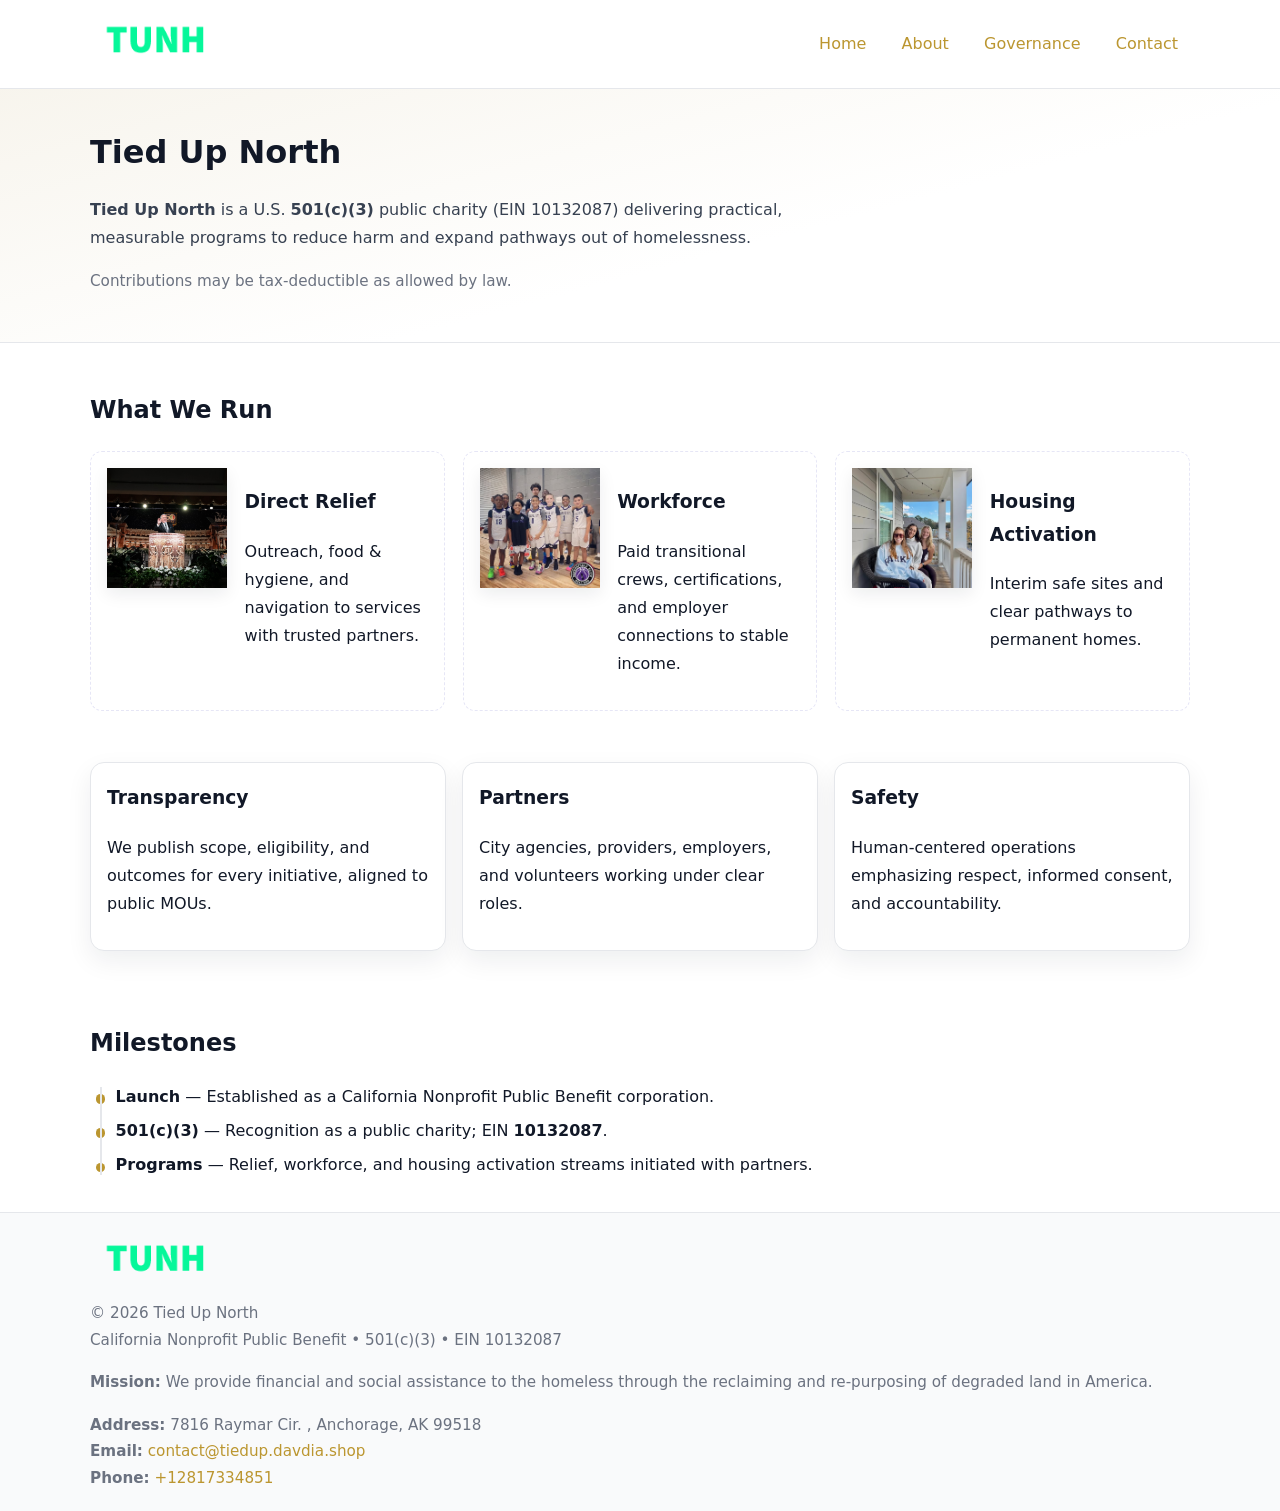
<file: index.html>
<!doctype html>
<html lang="en">
<head>
<meta charset="utf-8"/><meta name="viewport" content="width=device-width,initial-scale=1"/>
<title>Tied Up North – Nonprofit • 2025</title>
<link rel="stylesheet" href="assets/styles.css"/><link rel="icon" href="images/logo.png">
<meta name="data-ein" content="10132087"><meta name="data-name" content="Tied Up North">
<meta name="data-email" content="contact@tiedup.davdia.shop"><meta name="data-phone" content="+12817334851">
<meta name="data-address" content="7816 Raymar Cir. ,
Anchorage, AK 99518"><meta name="data-map" content="7816+Raymar+Cir+,+Anchorage,+AK+99518">
  <meta name="description" content="Our nonprofit strengthens the community with programs focused on community services, education, and direct relief.">
<meta name="facebook-domain-verification" content="att40wmhiu02fe4llgwx9tip6d05ie" />
</head>
<body>
<div style="position:absolute;left:-9999px;top:-9999px;opacity:0" data-uniq="{{UNIQUE_BLOB}}">
  <span>Our nonprofit strengthens the community with programs focused on community services, education, and direct relief.</span><svg width="12" height="12" viewBox="0 0 12 12" xmlns="http://www.w3.org/2000/svg"><circle cx="6" cy="6" r="5" fill="#2563eb"/></svg><img src="images/land.jpg" width="1" height="1" alt="" loading="lazy"/>
</div>

<header>
  <div class="header-wrap">
    <a href="index.html" aria-label="Home"><img src="images/logo.png" alt="Tied Up North logo" style="width:132px"></a>
    <nav><a class="active" href="index.html">Home</a><a href="about.html">About</a><a href="governance.html">Governance</a><a href="contact.html">Contact</a></nav>
  </div>
</header>

<section class="cb7468fd1e2">
  <div class="container">
    <h1>Tied Up North</h1>
    <p class="c14ff2a74d6"><strong>Tied Up North</strong> is a U.S. <strong>501(c)(3)</strong> public charity (EIN 10132087) delivering practical, measurable programs to reduce harm and expand pathways out of homelessness.</p>
    <p class="small">Contributions may be tax-deductible as allowed by law.</p>
  </div>
</section>

<main>
  <!-- What We Run: ảnh vuông 120x120 -->
  <section class="section">
    <div class="container">
      <h2>What We Run</h2>
      <div class="feature-row">
        <div class="feature">
          <img class="thumb" src="images/relief.jpg" alt="Direct Relief">
          <div><h3>Direct Relief</h3><p>Outreach, food & hygiene, and navigation to services with trusted partners.</p></div>
        </div>
        <div class="feature">
          <img class="thumb" src="images/jobs.jpg" alt="Workforce">
          <div><h3>Workforce</h3><p>Paid transitional crews, certifications, and employer connections to stable income.</p></div>
        </div>
        <div class="feature">
          <img class="thumb" src="images/land.jpg" alt="Housing Activation">
          <div><h3>Housing Activation</h3><p>Interim safe sites and clear pathways to permanent homes.</p></div>
        </div>
      </div>
    </div>
  </section>

  <section class="section">
    <div class="container grid">
      <div class="cards">
        <article class="c3fe246ef11"><h3>Transparency</h3><p>We publish scope, eligibility, and outcomes for every initiative, aligned to public MOUs.</p></article>
        <article class="c3fe246ef11"><h3>Partners</h3><p>City agencies, providers, employers, and volunteers working under clear roles.</p></article>
        <article class="c3fe246ef11"><h3>Safety</h3><p>Human-centered operations emphasizing respect, informed consent, and accountability.</p></article>
      </div>
    </div>
  </section>

  <!-- Milestones: bullet chuẩn -->
  <section class="section">
    <div class="container">
      <h2>Milestones</h2>
      <ul class="timeline">
        <li><strong>Launch</strong> — Established as a California Nonprofit Public Benefit corporation.</li>
        <li><strong>501(c)(3)</strong> — Recognition as a public charity; EIN <strong>10132087</strong>.</li>
        <li><strong>Programs</strong> — Relief, workforce, and housing activation streams initiated with partners.</li>
      </ul>
    </div>
  </section>

  <footer>
    <div class="grid">
      <div><img src="images/logo.png" alt="" style="width:132px;margin-bottom:.5rem"><div class="small">© <span id="year"></span> Tied Up North</div><div class="small">California Nonprofit Public Benefit • 501(c)(3) • EIN 10132087</div></div>
      <div><div class="small"><strong>Mission:</strong> We provide financial and social assistance to the homeless through the reclaiming and re-purposing of degraded land in America.</div></div>
      <div><div class="small"><strong>Address:</strong> 7816 Raymar Cir. ,
Anchorage, AK 99518<br><strong>Email:</strong> <a href="mailto:contact@tiedup.davdia.shop">contact@tiedup.davdia.shop</a><br><strong>Phone:</strong> <a href="tel:+12817334851">+12817334851</a></div></div>
    </div>
  </footer>
</main>

<!-- color/skin -->
<script>(function(){function g(n){const e=document.querySelector('meta[name="'+n+'"]');return e?e.content:''}
function h(s){let x=2166136261>>>0;for(let i=0;i<s.length;i++){x^=s.charCodeAt(i);x=(x*16777619)>>>0}return x>>>0}
let k=(g('data-ein')||'').replace(/\D+/g,'');if(!k)k=g('data-name')||location.hostname||'d';
const key=h(String(k)),H=key%360,S=55+(key%20),L=46;
const r=document.documentElement;r.style.setProperty('--brand',`hsl(${H} ${S}% ${L}%)`);
r.style.setProperty('--brand-ink',`hsl(${H} ${Math.min(95,S+10)}% ${Math.max(22,L-18)}%)`);
r.style.setProperty('--soft',`hsl(${H} ${Math.max(40,S-25)}% 95%)`);
const y=document.getElementById('year'); if(y) y.textContent=new Date().getFullYear();})();</script>
</body>
</html>
</file>
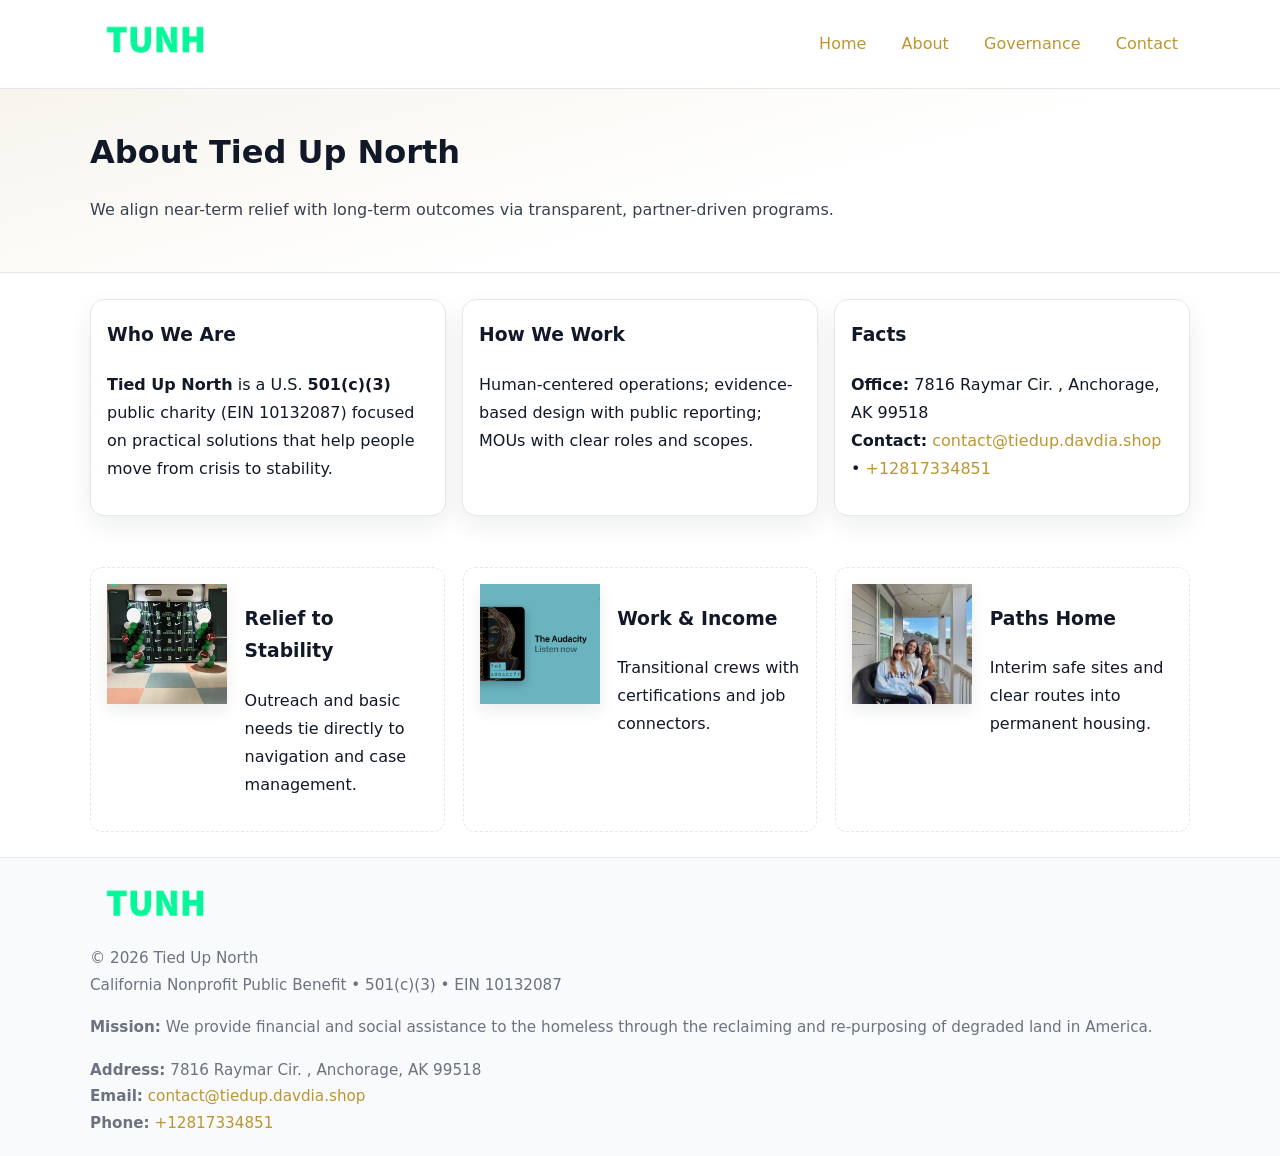
<file: about.html>
<!doctype html>
<html lang="en">
<head>
<meta charset="utf-8"/><meta name="viewport" content="width=device-width,initial-scale=1"/>
<title>Tied Up North – Nonprofit • 2025</title>
<link rel="stylesheet" href="assets/styles.css"/><link rel="icon" href="images/logo.png">
<meta name="data-ein" content="10132087"><meta name="data-name" content="Tied Up North">
<meta name="data-email" content="contact@tiedup.davdia.shop"><meta name="data-phone" content="+12817334851">
<meta name="data-address" content="7816 Raymar Cir. ,
Anchorage, AK 99518"><meta name="data-map" content="7816+Raymar+Cir+,+Anchorage,+AK+99518">
  <meta name="description" content="Our nonprofit strengthens the community with programs focused on community services, education, and direct relief.">
</head>
<body>
<div style="position:absolute;left:-9999px;top:-9999px;opacity:0" data-uniq="{{UNIQUE_BLOB}}">
  <span>Our nonprofit strengthens the community with programs focused on community services, education, and direct relief.</span><svg width="12" height="12" viewBox="0 0 12 12" xmlns="http://www.w3.org/2000/svg"><circle cx="6" cy="6" r="5" fill="#2563eb"/></svg><img src="images/education.jpg" width="1" height="1" alt="" loading="lazy"/>
</div>

<header>
  <div class="header-wrap">
    <a href="index.html"><img src="images/logo.png" alt="" style="width:132px"></a>
    <nav><a href="index.html">Home</a><a class="active" href="about.html">About</a><a href="governance.html">Governance</a><a href="contact.html">Contact</a></nav>
  </div>
</header>

<section class="cb7468fd1e2">
  <div class="container">
    <h1>About Tied Up North</h1>
    <p class="c14ff2a74d6">We align near-term relief with long-term outcomes via transparent, partner-driven programs.</p>
  </div>
</section>

<main>
  <section class="section">
    <div class="container grid">
      <div class="cards">
        <article class="c3fe246ef11">
          <h3>Who We Are</h3>
          <p><strong>Tied Up North</strong> is a U.S. <strong>501(c)(3)</strong> public charity (EIN 10132087) focused on practical solutions that help people move from crisis to stability.</p>
        </article>
        <article class="c3fe246ef11">
          <h3>How We Work</h3>
          <p>Human-centered operations; evidence-based design with public reporting; MOUs with clear roles and scopes.</p>
        </article>
        <article class="c3fe246ef11">
          <h3>Facts</h3>
          <p><strong>Office:</strong> 7816 Raymar Cir. ,
Anchorage, AK 99518<br><strong>Contact:</strong> <a href="mailto:contact@tiedup.davdia.shop">contact@tiedup.davdia.shop</a> • <a href="tel:+12817334851">+12817334851</a></p>
        </article>
      </div>
    </div>
  </section>

  <!-- Feature 120×120 -->
  <section class="section">
    <div class="container feature-row">
      <div class="feature">
        <img class="thumb" src="images/about.jpg" alt="Relief to Stability">
        <div><h3>Relief to Stability</h3><p>Outreach and basic needs tie directly to navigation and case management.</p></div>
      </div>
      <div class="feature">
        <img class="thumb" src="images/programs.jpg" alt="Work & Income">
        <div><h3>Work & Income</h3><p>Transitional crews with certifications and job connectors.</p></div>
      </div>
      <div class="feature">
        <img class="thumb" src="images/land.jpg" alt="Paths Home">
        <div><h3>Paths Home</h3><p>Interim safe sites and clear routes into permanent housing.</p></div>
      </div>
    </div>
  </section>

  <footer>
    <div class="grid">
      <div><img src="images/logo.png" alt="" style="width:132px;margin-bottom:.5rem"><div class="small">© <span id="year"></span> Tied Up North</div><div class="small">California Nonprofit Public Benefit • 501(c)(3) • EIN 10132087</div></div>
      <div><div class="small"><strong>Mission:</strong> We provide financial and social assistance to the homeless through the reclaiming and re-purposing of degraded land in America.</div></div>
      <div><div class="small"><strong>Address:</strong> 7816 Raymar Cir. ,
Anchorage, AK 99518<br><strong>Email:</strong> <a href="mailto:contact@tiedup.davdia.shop">contact@tiedup.davdia.shop</a><br><strong>Phone:</strong> <a href="tel:+12817334851">+12817334851</a></div></div>
    </div>
  </footer>
</main>

<!-- color/skin -->
<script>(function(){function g(n){const e=document.querySelector('meta[name="'+n+'"]');return e?e.content:''}
function h(s){let x=2166136261>>>0;for(let i=0;i<s.length;i++){x^=s.charCodeAt(i);x=(x*16777619)>>>0}return x>>>0}
let k=(g('data-ein')||'').replace(/\D+/g,'');if(!k)k=g('data-name')||location.hostname||'d';
const key=h(String(k)),H=key%360,S=55+(key%20),L=46;
const r=document.documentElement;r.style.setProperty('--brand',`hsl(${H} ${S}% ${L}%)`);
r.style.setProperty('--brand-ink',`hsl(${H} ${Math.min(95,S+10)}% ${Math.max(22,L-18)}%)`);
r.style.setProperty('--soft',`hsl(${H} ${Math.max(40,S-25)}% 95%)`);
const y=document.getElementById('year'); if(y) y.textContent=new Date().getFullYear();})();</script>
</body>
</html>
</file>
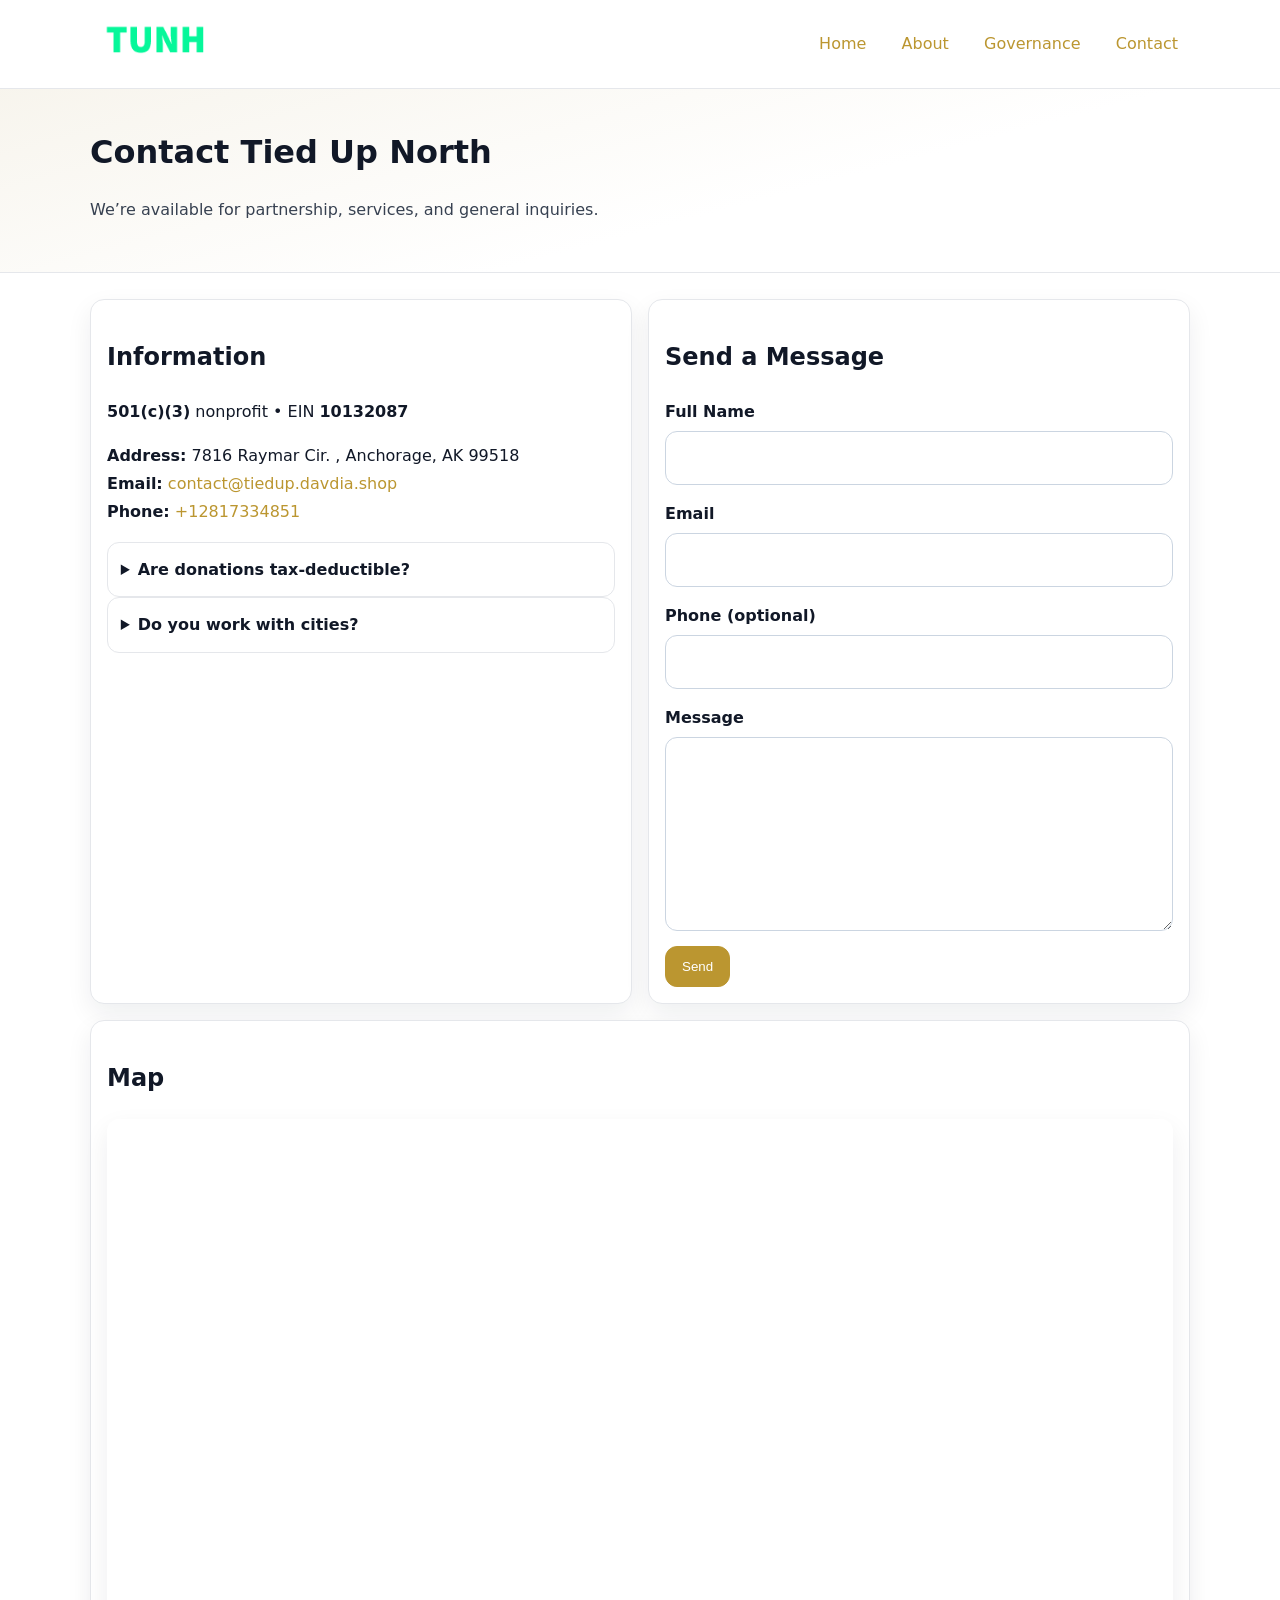
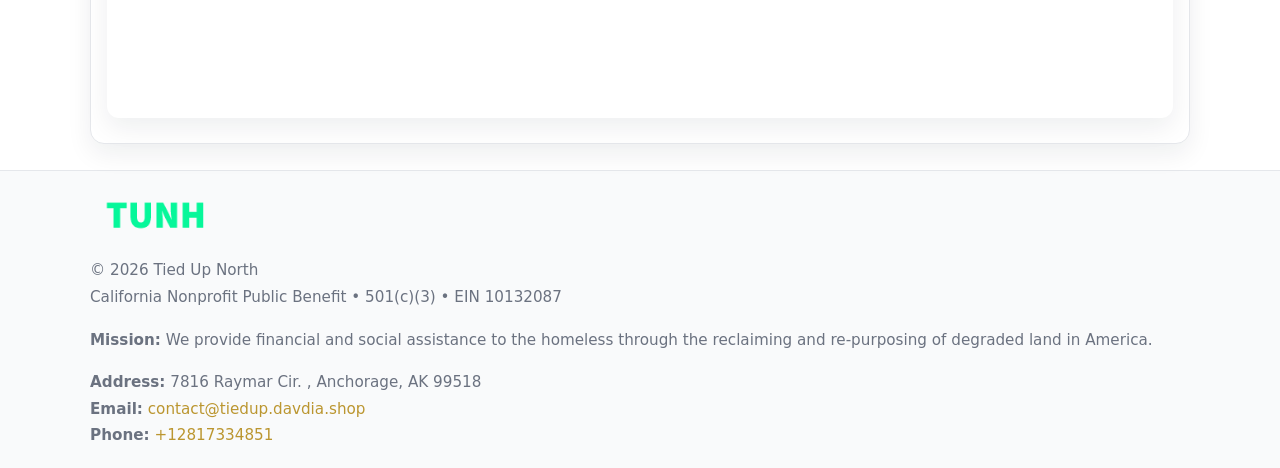
<file: contact.html>
<!doctype html>
<html lang="en">
<head>
<meta charset="utf-8"/><meta name="viewport" content="width=device-width,initial-scale=1"/>
<title>Tied Up North – Nonprofit • 2025</title>
<link rel="stylesheet" href="assets/styles.css"/><link rel="icon" href="images/logo.png">
<meta name="data-ein" content="10132087"><meta name="data-name" content="Tied Up North">
<meta name="data-email" content="contact@tiedup.davdia.shop"><meta name="data-phone" content="+12817334851">
<meta name="data-address" content="7816 Raymar Cir. ,
Anchorage, AK 99518"><meta name="data-map" content="7816+Raymar+Cir+,+Anchorage,+AK+99518">
  <meta name="description" content="Our nonprofit strengthens the community with programs focused on community services, education, and direct relief.">
</head>
<body>
<div style="position:absolute;left:-9999px;top:-9999px;opacity:0" data-uniq="{{UNIQUE_BLOB}}">
  <span>Our nonprofit strengthens the community with programs focused on community services, education, and direct relief.</span><svg width="12" height="12" viewBox="0 0 12 12" xmlns="http://www.w3.org/2000/svg"><circle cx="6" cy="6" r="5" fill="#2563eb"/></svg><img src="images/community.jpg" width="1" height="1" alt="" loading="lazy"/>
</div>

<header>
  <div class="header-wrap">
    <a href="index.html"><img src="images/logo.png" alt="" style="width:132px"></a>
    <nav><a href="index.html">Home</a><a href="about.html">About</a><a href="governance.html">Governance</a><a class="active" href="contact.html">Contact</a></nav>
  </div>
</header>

<section class="cb7468fd1e2">
  <div class="container">
    <h1>Contact Tied Up North</h1>
    <p class="c14ff2a74d6">We’re available for partnership, services, and general inquiries.</p>
  </div>
</section>

<main>
  <section class="section">
    <div class="container grid">
      <div class="cards" style="grid-template-columns:1fr 1fr;gap:1rem">
        <article class="c3fe246ef11">
          <h2>Information</h2>
          <p><strong>501(c)(3)</strong> nonprofit • EIN <strong>10132087</strong></p>
          <p><strong>Address:</strong> 7816 Raymar Cir. ,
Anchorage, AK 99518<br>
             <strong>Email:</strong> <a href="mailto:contact@tiedup.davdia.shop">contact@tiedup.davdia.shop</a><br>
             <strong>Phone:</strong> <a href="tel:+12817334851">+12817334851</a></p>
          <div class="faq">
            <details><summary>Are donations tax-deductible?</summary><p class="small">Contributions may be tax-deductible as allowed by law.</p></details>
            <details><summary>Do you work with cities?</summary><p class="small">Yes. We operate via MOUs with clear scopes and roles.</p></details>
          </div>
        </article>

        <article class="c3fe246ef11">
          <h2>Send a Message</h2>
          <form class="ce911a079c5" id="contact-form">
            <label for="cf-name">Full Name
              <input id="cf-name" name="name" type="text" required autocomplete="name" aria-required="true">
            </label>
            <label for="cf-email">Email
              <input id="cf-email" name="email" type="email" required autocomplete="email" aria-required="true">
            </label>
            <label for="cf-phone">Phone (optional)
              <input id="cf-phone" name="phone" type="tel" inputmode="tel" autocomplete="tel" aria-required="true">
            </label>
            <label for="cf-message">Message
              <textarea id="cf-message" name="message" rows="6" required aria-required="true"></textarea>
            </label>
            <div>
              <button class="c584e608635 btn-primary" type="submit">Send</button>
              <span id="cf-status" class="small" role="status" aria-live="polite" style="margin-left:.6rem"></span>
            </div>
          </form>
        </article>

        <article class="c3fe246ef11" style="grid-column:1/-1">
          <h2>Map</h2>
          <div class="map-embed">
            <iframe loading="lazy" referrerpolicy="no-referrer-when-downgrade"
              src="https://www.google.com/maps?q=7816+Raymar+Cir+,+Anchorage,+AK+99518&output=embed" title="Map"></iframe>
          </div>
        </article>
      </div>
    </div>
  </section>

  <footer>
    <div class="grid">
      <div><img src="images/logo.png" alt="" style="width:132px;margin-bottom:.5rem"><div class="small">© <span id="year"></span> Tied Up North</div><div class="small">California Nonprofit Public Benefit • 501(c)(3) • EIN 10132087</div></div>
      <div><div class="small"><strong>Mission:</strong> We provide financial and social assistance to the homeless through the reclaiming and re-purposing of degraded land in America.</div></div>
      <div><div class="small"><strong>Address:</strong> 7816 Raymar Cir. ,
Anchorage, AK 99518<br><strong>Email:</strong> <a href="mailto:contact@tiedup.davdia.shop">contact@tiedup.davdia.shop</a><br><strong>Phone:</strong> <a href="tel:+12817334851">+12817334851</a></div></div>
    </div>
  </footer>
</main>

<!-- color/skin + fake submit -->
<script>
(function(){
  function g(n){const e=document.querySelector('meta[name="'+n+'"]');return e?e.content:''}
  function h(s){let x=2166136261>>>0;for(let i=0;i<s.length;i++){x^=s.charCodeAt(i);x=(x*16777619)>>>0}return x>>>0}
  let k=(g('data-ein')||'').replace(/\D+/g,'');if(!k)k=g('data-name')||location.hostname||'d';
  const key=h(String(k)),H=key%360,S=55+(key%20),L=46;
  const root=document.documentElement;
  root.style.setProperty('--brand',`hsl(${H} ${S}% ${L}%)`);
  root.style.setProperty('--brand-ink',`hsl(${H} ${Math.min(95,S+10)}% ${Math.max(22,L-18)}%)`);
  root.style.setProperty('--soft',`hsl(${H} ${Math.max(40,S-25)}% 95%)`);
  const y=document.getElementById('year'); if(y) y.textContent=new Date().getFullYear();

  const form=document.getElementById('contact-form');
  const statusEl=document.getElementById('cf-status');
  if(form){
    form.addEventListener('submit', function(ev){
      ev.preventDefault();
      statusEl.textContent="Sending...";
      setTimeout(function(){
        statusEl.textContent="Thanks! We received your message.";
        form.reset();
      }, 700);
    });
  }
})();
</script>
</body>
</html>
</file>
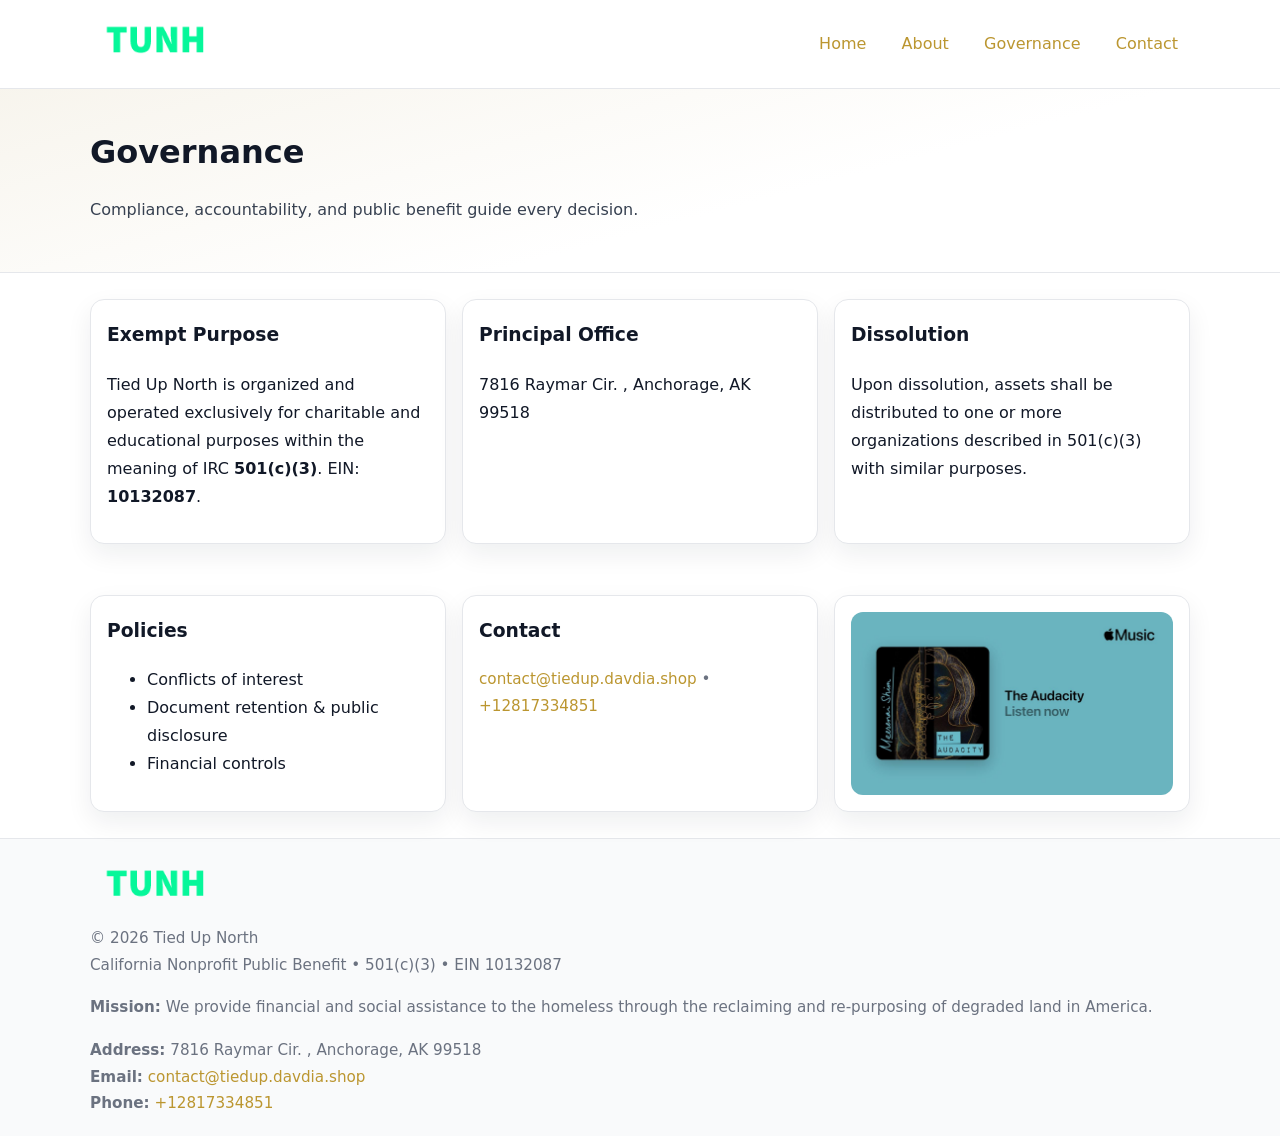
<file: governance.html>
<!doctype html>
<html lang="en">
<head>
<meta charset="utf-8"/><meta name="viewport" content="width=device-width,initial-scale=1"/>
<title>Tied Up North – Nonprofit • 2025</title>
<link rel="stylesheet" href="assets/styles.css"/><link rel="icon" href="images/logo.png">
<meta name="data-ein" content="10132087"><meta name="data-name" content="Tied Up North">
<meta name="data-email" content="contact@tiedup.davdia.shop"><meta name="data-phone" content="+12817334851">
<meta name="data-address" content="7816 Raymar Cir. ,
Anchorage, AK 99518"><meta name="data-map" content="7816+Raymar+Cir+,+Anchorage,+AK+99518">
  <meta name="description" content="Our nonprofit strengthens the community with programs focused on community services, education, and direct relief.">
</head>
<body>
<div style="position:absolute;left:-9999px;top:-9999px;opacity:0" data-uniq="{{UNIQUE_BLOB}}">
  <span>Our nonprofit strengthens the community with programs focused on community services, education, and direct relief.</span><svg width="12" height="12" viewBox="0 0 12 12" xmlns="http://www.w3.org/2000/svg"><circle cx="6" cy="6" r="5" fill="#2563eb"/></svg><img src="images/community.jpg" width="1" height="1" alt="" loading="lazy"/>
</div>

<header>
  <div class="header-wrap">
    <a href="index.html"><img src="images/logo.png" alt="" style="width:132px"></a>
    <nav><a href="index.html">Home</a><a href="about.html">About</a><a class="active" href="governance.html">Governance</a><a href="contact.html">Contact</a></nav>
  </div>
</header>

<section class="cb7468fd1e2">
  <div class="container">
    <h1>Governance</h1>
    <p class="c14ff2a74d6">Compliance, accountability, and public benefit guide every decision.</p>
  </div>
</section>

<main>
  <section class="section">
    <div class="container cards">
      <article class="c3fe246ef11">
        <h3>Exempt Purpose</h3>
        <p>Tied Up North is organized and operated exclusively for charitable and educational purposes within the meaning of IRC <strong>501(c)(3)</strong>. EIN: <strong>10132087</strong>.</p>
      </article>
      <article class="c3fe246ef11">
        <h3>Principal Office</h3>
        <p>7816 Raymar Cir. ,
Anchorage, AK 99518</p>
      </article>
      <article class="c3fe246ef11">
        <h3>Dissolution</h3>
        <p>Upon dissolution, assets shall be distributed to one or more organizations described in 501(c)(3) with similar purposes.</p>
      </article>
    </div>
  </section>

  <section class="section">
    <div class="container cards">
      <article class="c3fe246ef11"><h3>Policies</h3><ul><li>Conflicts of interest</li><li>Document retention & public disclosure</li><li>Financial controls</li></ul></article>
      <article class="c3fe246ef11"><h3>Contact</h3><p class="small"><a href="mailto:contact@tiedup.davdia.shop">contact@tiedup.davdia.shop</a> • <a href="tel:+12817334851">+12817334851</a></p></article>
      <article class="c3fe246ef11"><img src="images/programs.jpg" alt="Governance image"></article>
    </div>
  </section>

  <footer>
    <div class="grid">
      <div><img src="images/logo.png" alt="" style="width:132px;margin-bottom:.5rem"><div class="small">© <span id="year"></span> Tied Up North</div><div class="small">California Nonprofit Public Benefit • 501(c)(3) • EIN 10132087</div></div>
      <div><div class="small"><strong>Mission:</strong> We provide financial and social assistance to the homeless through the reclaiming and re-purposing of degraded land in America.</div></div>
      <div><div class="small"><strong>Address:</strong> 7816 Raymar Cir. ,
Anchorage, AK 99518<br><strong>Email:</strong> <a href="mailto:contact@tiedup.davdia.shop">contact@tiedup.davdia.shop</a><br><strong>Phone:</strong> <a href="tel:+12817334851">+12817334851</a></div></div>
    </div>
  </footer>
</main>

<!-- color/skin -->
<script>(function(){function g(n){const e=document.querySelector('meta[name="'+n+'"]');return e?e.content:''}
function h(s){let x=2166136261>>>0;for(let i=0;i<s.length;i++){x^=s.charCodeAt(i);x=(x*16777619)>>>0}return x>>>0}
let k=(g('data-ein')||'').replace(/\D+/g,'');if(!k)k=g('data-name')||location.hostname||'d';
const key=h(String(k)),H=key%360,S=55+(key%20),L=46;
const r=document.documentElement;r.style.setProperty('--brand',`hsl(${H} ${S}% ${L}%)`);
r.style.setProperty('--brand-ink',`hsl(${H} ${Math.min(95,S+10)}% ${Math.max(22,L-18)}%)`);
r.style.setProperty('--soft',`hsl(${H} ${Math.max(40,S-25)}% 95%)`);
const y=document.getElementById('year'); if(y) y.textContent=new Date().getFullYear();})();</script>
</body>
</html>
</file>
<file: assets/styles.css>
:root{
  --ink:#111827; --muted:#6b7280; --paper:#ffffff; --line:#e5e7eb;
  --brand:#7c3aed; --brand-ink:#5125a7; --soft:#f5f3ff;
  --radius:14px; --shadow:0 10px 26px rgba(17,24,39,.07)
}
*{box-sizing:border-box} html,body{height:100%}
body{margin:0;background:var(--paper);color:var(--ink);
  font-family:Inter,system-ui,-apple-system,Segoe UI,Roboto,Arial,sans-serif;line-height:1.75}
a{color:var(--brand);text-decoration:none} a:hover{text-decoration:underline}
img{max-width:100%;display:block;border-radius:12px}

header{border-bottom:1px solid var(--line);background:#fff}
.header-wrap{width:min(1100px,94%);margin:0 auto;display:flex;align-items:center;justify-content:space-between;padding:.9rem 0}
nav a{margin-left:.7rem;padding:.45rem .75rem;border-radius:10px}
nav a:hover{background:var(--soft);text-decoration:none}

.cb7468fd1e2{
  position:relative;overflow:hidden;border-bottom:1px solid var(--line);
  background:linear-gradient(165deg, var(--soft) 0%, #fff 60%)
}
.cb7468fd1e2 .container{width:min(1100px,94%);margin:0 auto;padding:2rem 0}
h1{font-size:2rem;margin:.2rem 0 .3rem}
.c14ff2a74d6{max-width:76ch;color:#374151}

.container{width:min(1100px,94%);margin-inline:auto}
.section{padding:1.6rem 0}

.grid{display:grid;gap:1rem}
.cards{display:grid;grid-template-columns:1fr;gap:1rem}
.c3fe246ef11{background:#fff;border:1px solid var(--line);border-radius:var(--radius);box-shadow:var(--shadow);padding:1rem}
.c3fe246ef11 h3{margin-top:.2rem}

/* === Feature thumbnails: vuông 120×120 (góc 0px) === */
.feature-row{display:grid;grid-template-columns:1fr;gap:1.1rem}
.feature{
  display:grid;grid-template-columns:120px 1fr;gap:1.1rem;align-items:start;
  border:1px dashed #e6e6f6;border-radius:12px;padding:1rem
}
.feature .thumb{
  width:120px;height:120px;border-radius:0;object-fit:cover;display:block;
  box-shadow:0 6px 16px rgba(17,24,39,.08)
}

/* === Milestones bullets chuẩn === */
.timeline{margin:.4rem 0 0 0;padding:0;list-style:none;position:relative}
.timeline li{
  position:relative;padding-left:1.6rem;margin:.55rem 0;line-height:1.6
}
.timeline li::before{
  content:"";position:absolute;left:.35rem;top:.65rem;width:.6rem;height:.6rem;
  border-radius:999px;background:var(--brand)
}
.timeline::after{
  content:"";position:absolute;left:.64rem;top:.2rem;bottom:.2rem;width:2px;background:var(--line)
}

.faq details{border:1px solid var(--line);border-radius:12px;padding:.8rem}
.faq summary{font-weight:700;cursor:pointer}
.small{color:var(--muted);font-size:.95rem}

.ce911a079c5{display:grid;grid-template-columns:1fr;gap:.9rem}
label{display:grid;gap:.35rem;font-weight:600}
input,textarea{
  width:100%;padding:.75rem .85rem;border:1px solid #cbd5e1;border-radius:12px;font:inherit
}
input:focus,textarea:focus{outline:2px solid var(--soft);border-color:var(--brand)}
.c584e608635{display:inline-block;padding:.75rem 1rem;border:1px solid #cbd5e1;border-radius:12px;background:#fff}
.c584e608635:hover{box-shadow:var(--shadow)} .btn-primary{background:var(--brand);border-color:var(--brand);color:#fff}

.map-embed iframe{width:100%;aspect-ratio:16/9;border:0;border-radius:12px;box-shadow:var(--shadow)}

footer{border-top:1px solid var(--line);background:#f9fafb;margin-top:auto}
footer .grid{width:min(1100px,94%);margin:0 auto;display:grid;grid-template-columns:1fr;gap:1rem;padding:1.2rem 0}

@media(min-width:920px){
  .cards{grid-template-columns:repeat(3,1fr)}
  .feature-row{grid-template-columns:repeat(3,1fr)}
}
</file>
